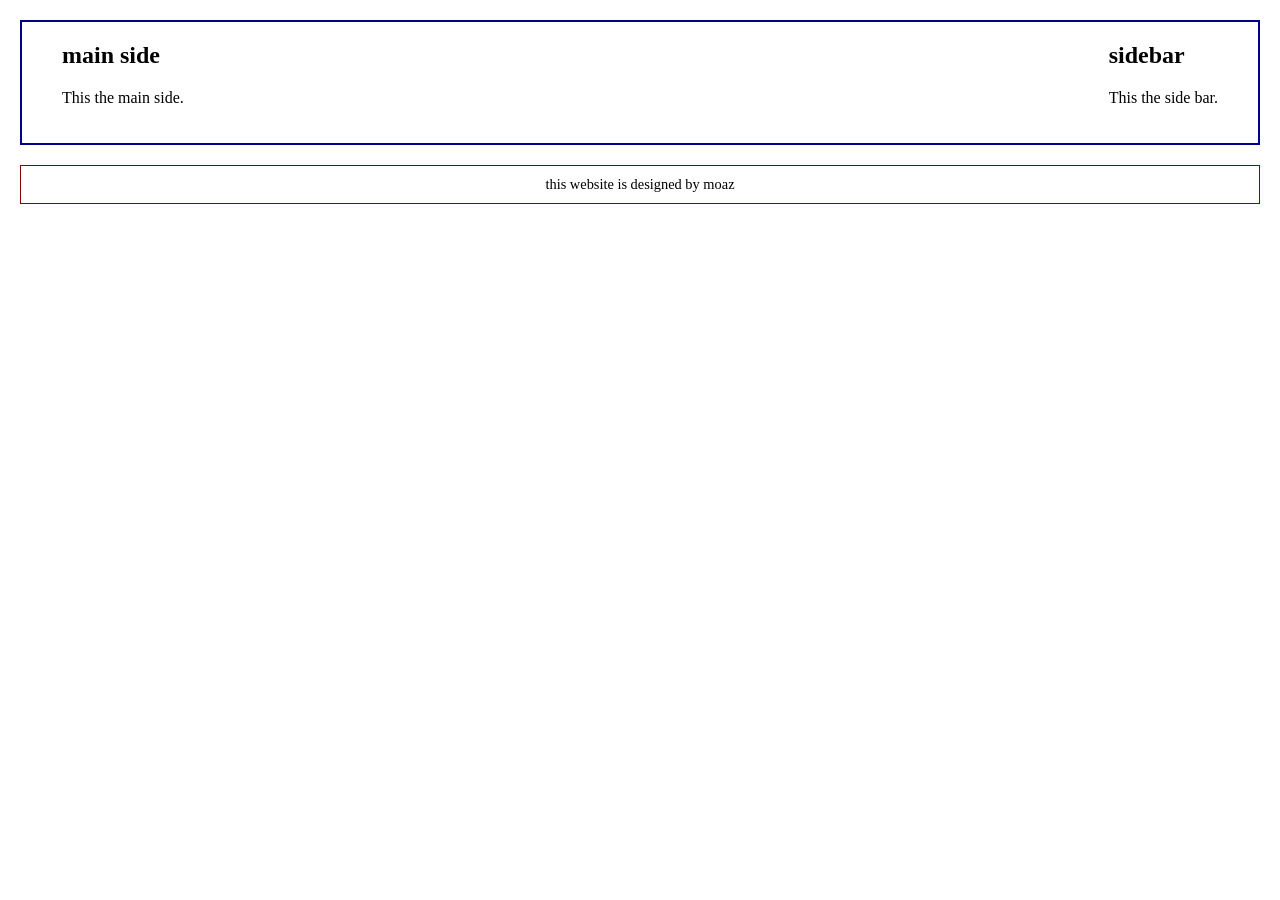
<file: 54/index.html>
<!DOCTYPE html>
<html lang="en">
<head>
    <meta charset="UTF-8">
    <meta name="viewport" content="width=device-width, initial-scale=1.0">
    <title>moaz's Design</title>
    <link rel="stylesheet" href="style.css">
</head>
<body>

    <header class="content-wrapper">
        <div class="main-side">
            <h2>main side</h2>
            <p>This the main side.</p>
        </div>
        
        <div class="sidebar">
            <h2>sidebar</h2>
            <p>This the side bar.</p>
        </div>
    </header>

    <footer class="footer-wrapper">
        <p>this website is designed by moaz</p>
    </footer>

</body>
</html>
</file>
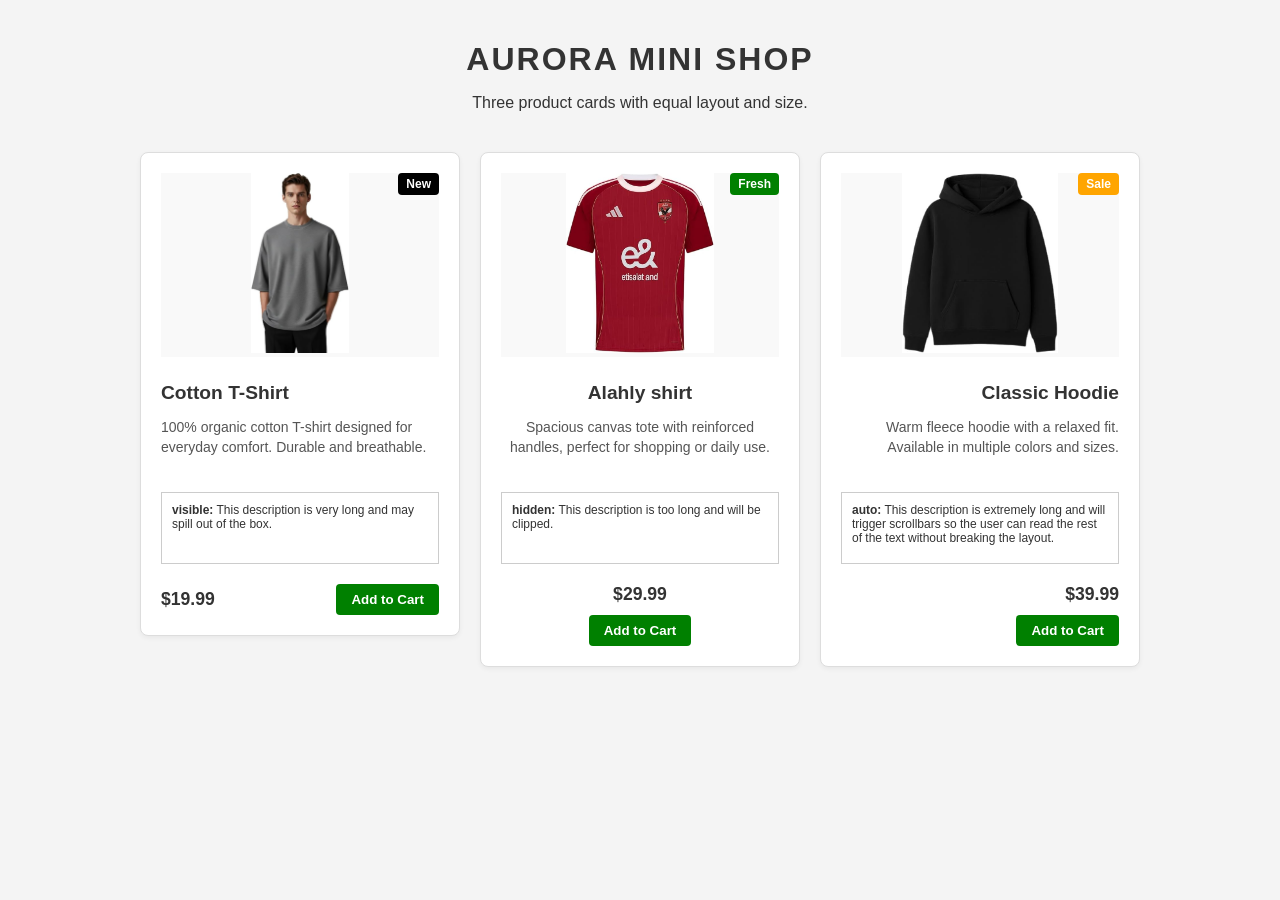
<file: shop/index.html>
<!DOCTYPE html>
<html lang="en">
<head>
    <meta charset="UTF-8">
    <meta name="viewport" content="width=device-width, initial-scale=1.0">
    <title>Aurora Mini Shop</title>
    <link rel="stylesheet" href="style.css">
</head>
<body>

    <header class="shop-header">
        <h1>AURORA MINI SHOP</h1>
        <p>Three product cards with equal layout and size.</p>
    </header>

    <main class="product-container">
        <div class="product-card">
            <div class="image-container">
                <span class="badge black">New</span>
                <img src="51MoRNn79hL._AC_SY741_.jpg" alt="Cotton T-Shirt">
            </div>
            <div class="product-info">
                <h3>Cotton T-Shirt</h3>
                <p class="description">100% organic cotton T-shirt designed for everyday comfort. Durable and breathable.</p>
                <div class="overflow-box visible">
                    <strong>visible:</strong> This description is very long and may spill out of the box.
                </div>
                <div class="footer-row">
                    <span class="price">$19.99</span>
                    <button class="add-btn">Add to Cart</button>
                </div>
            </div>
        </div>

        <div class="product-card">
            <div class="image-container">
                <span class="badge green">Fresh</span>
                <img src="41omUqjzlkL._AC_.jpg" alt="Alahly shirt">
            </div>
            <div class="product-info">
                <h3 class="center">Alahly shirt</h3>
                <p class="description center">Spacious canvas tote with reinforced handles, perfect for shopping or daily use.</p>
                <div class="overflow-box hidden">
                    <strong>hidden:</strong> This description is too long and will be clipped.
                </div>
                <div class="footer-row center-col">
                    <span class="price">$29.99</span>
                    <button class="add-btn">Add to Cart</button>
                </div>
            </div>
        </div>

        <div class="product-card">
            <div class="image-container">
                <span class="badge orange">Sale</span>
                <img src="31R0RVqAKbL._AC_SY679_.jpg" alt="Classic Hoodie">
            </div>
            <div class="product-info">
                <h3 class="right">Classic Hoodie</h3>
                <p class="description right">Warm fleece hoodie with a relaxed fit. Available in multiple colors and sizes.</p>
                <div class="overflow-box auto">
                    <strong>auto:</strong> This description is extremely long and will trigger scrollbars so the user can read the rest of the text without breaking the layout.
                </div>
                <div class="footer-row flex-end">
                    <span class="price">$39.99</span>
                    <button class="add-btn">Add to Cart</button>
                </div>
            </div>
        </div>
    </main>

</body>
</html>
</file>
<file: 54/style.css>
body {
    font-family: serif; 
    margin: 20px;
    background-color: white;
}

.content-wrapper {
    display: flex;
    justify-content: space-between; 
    border: 2px solid #00008b; 
    padding: 20px 40px;
    margin-bottom: 20px;
}

.main-side, .sidebar {
    max-width: 200px;
}


.sidebar {
    text-align: left; 
}

h2 {
    margin-top: 0;
    font-size: 1.5rem;
}

/* Footer Container */
.footer-wrapper {
    border: 1px solid #800000; 
    text-align: center; 
    padding: 10px;
}

.footer-wrapper p {
    margin: 0;
    font-size: 0.9rem;
}
</file>
<file: shop/style.css>
/* Base Styles */
body {
    font-family: Arial, sans-serif;
    background-color: #f4f4f4;
    margin: 0;
    padding: 20px;
    color: #333;
}

.shop-header {
    text-align: center;
    margin-bottom: 40px;
}

.shop-header h1 {
    letter-spacing: 2px;
    margin-bottom: 5px;
}

/* Grid Layout */
.product-container {
    display: flex;
    justify-content: center;
    gap: 20px;
    max-width: 1000px;
    margin: 0 auto;
    align-items: flex-start;
}

/* Card Styling */
.product-card {
    background: #fff;
    border: 1px solid #ddd;
    border-radius: 8px;
    width: 300px;
    padding: 20px;
    box-shadow: 0 2px 5px rgba(0,0,0,0.05);
    display: flex;
    flex-direction: column;
}

/* Image Area */
.image-container {
    position: relative;
    background-color: #f9f9f9;
    text-align: center;
    margin-bottom: 15px;
}

.image-container img {
    max-width: 100%;
    height: 180px;
    object-fit: contain;
}

/* Badges */
.badge {
    position: absolute;
    top: 0;
    right: 0;
    color: white;
    padding: 4px 8px;
    font-size: 12px;
    border-radius: 4px;
    font-weight: bold;
}
.black { background: #000; }
.green { background: #008000; }
.orange { background: #ffa500; }

/* Text Alignment Helpers */
.center { text-align: center; }
.right { text-align: right; }

h3 { margin: 10px 0; font-size: 1.2rem; }
.description { font-size: 14px; color: #555; line-height: 1.4; height: 60px; }

/* The Overflow Boxes (The Core Task) */
.overflow-box {
    border: 1px solid #ccc;
    padding: 10px;
    font-size: 12px;
    height: 50px; /* Fixed height to force overflow */
    margin-bottom: 20px;
}

.visible { overflow: visible; }
.hidden { overflow: hidden; }
.auto { overflow: auto; }

/* Footer/Price Row */
.footer-row {
    display: flex;
    justify-content: space-between;
    align-items: center;
    margin-top: auto;
}

.center-col { flex-direction: column; gap: 10px; }
.flex-end { flex-direction: column; align-items: flex-end; gap: 10px; }

.price { font-weight: bold; font-size: 1.1rem; }

/* Button */
.add-btn {
    background-color: #008000;
    color: white;
    border: none;
    padding: 8px 15px;
    border-radius: 4px;
    cursor: pointer;
    font-weight: bold;
}

.add-btn:hover {
    background-color: #006400;
}
</file>
